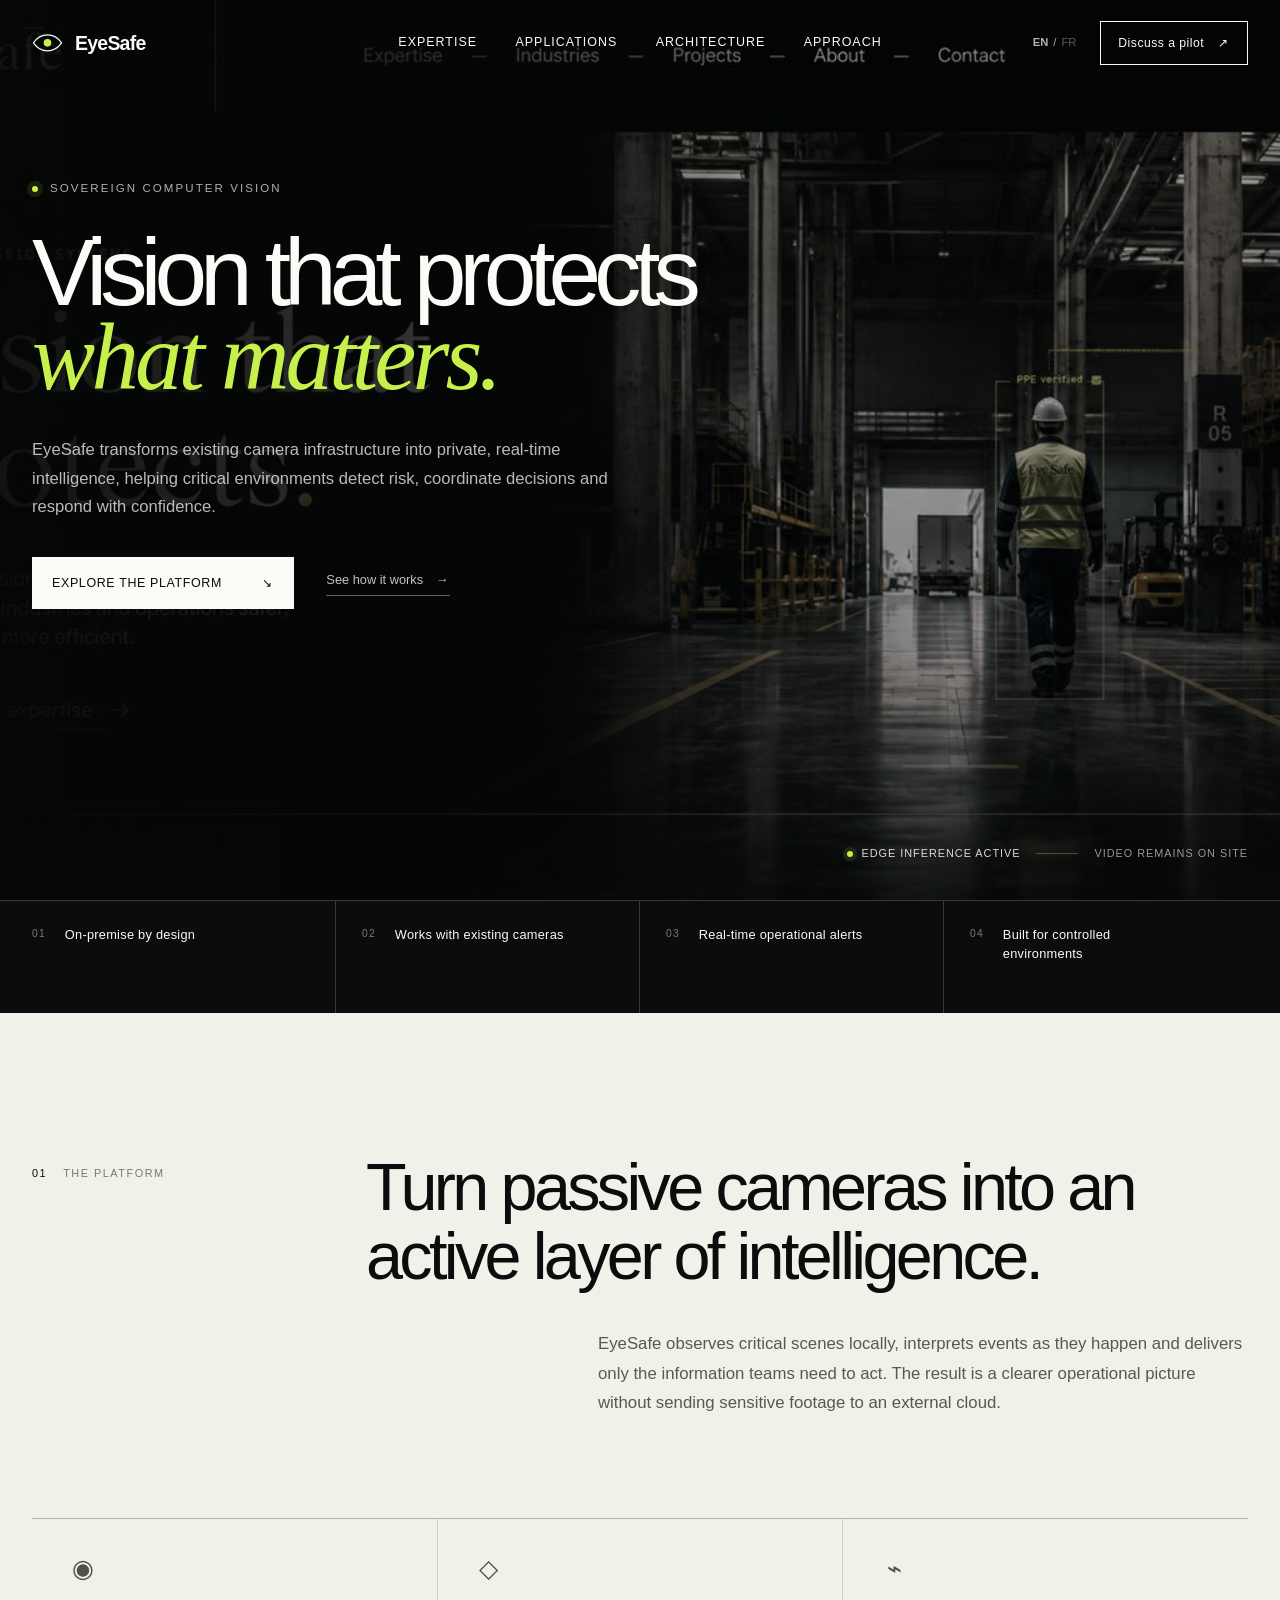
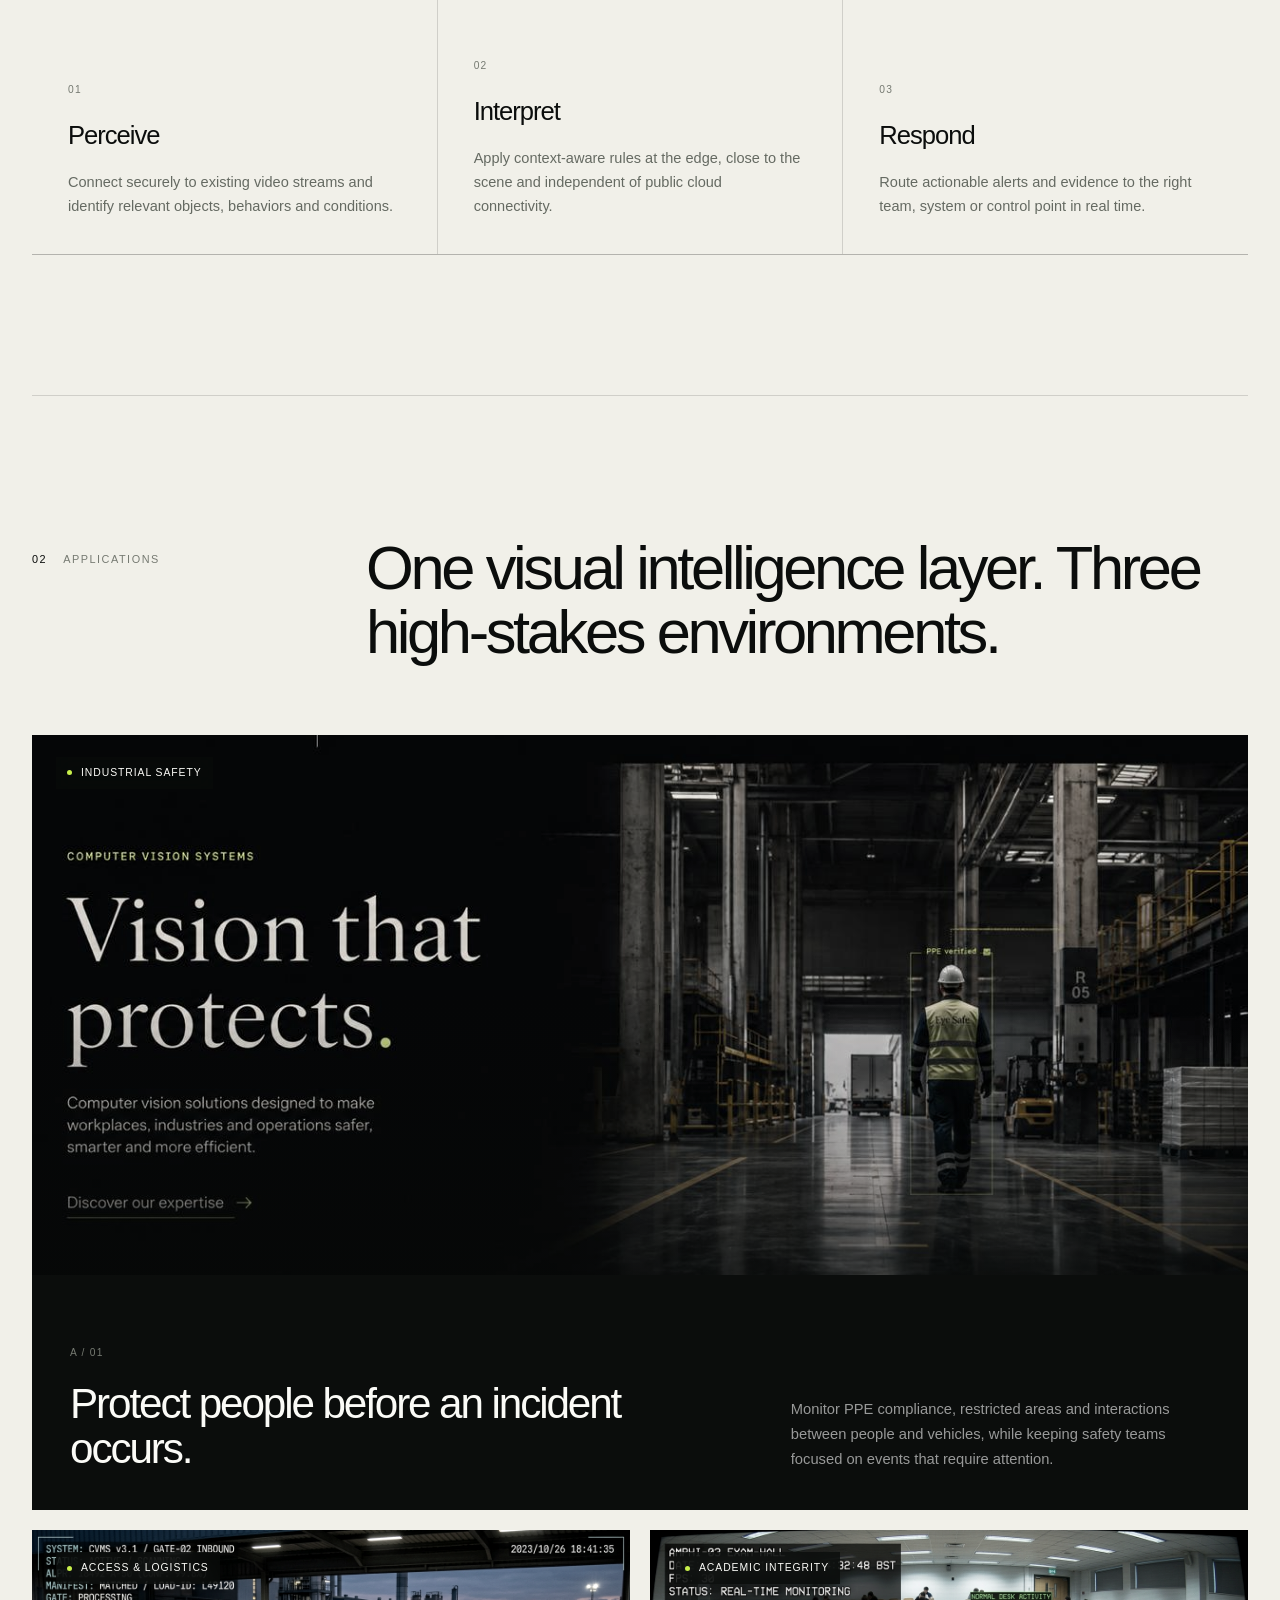
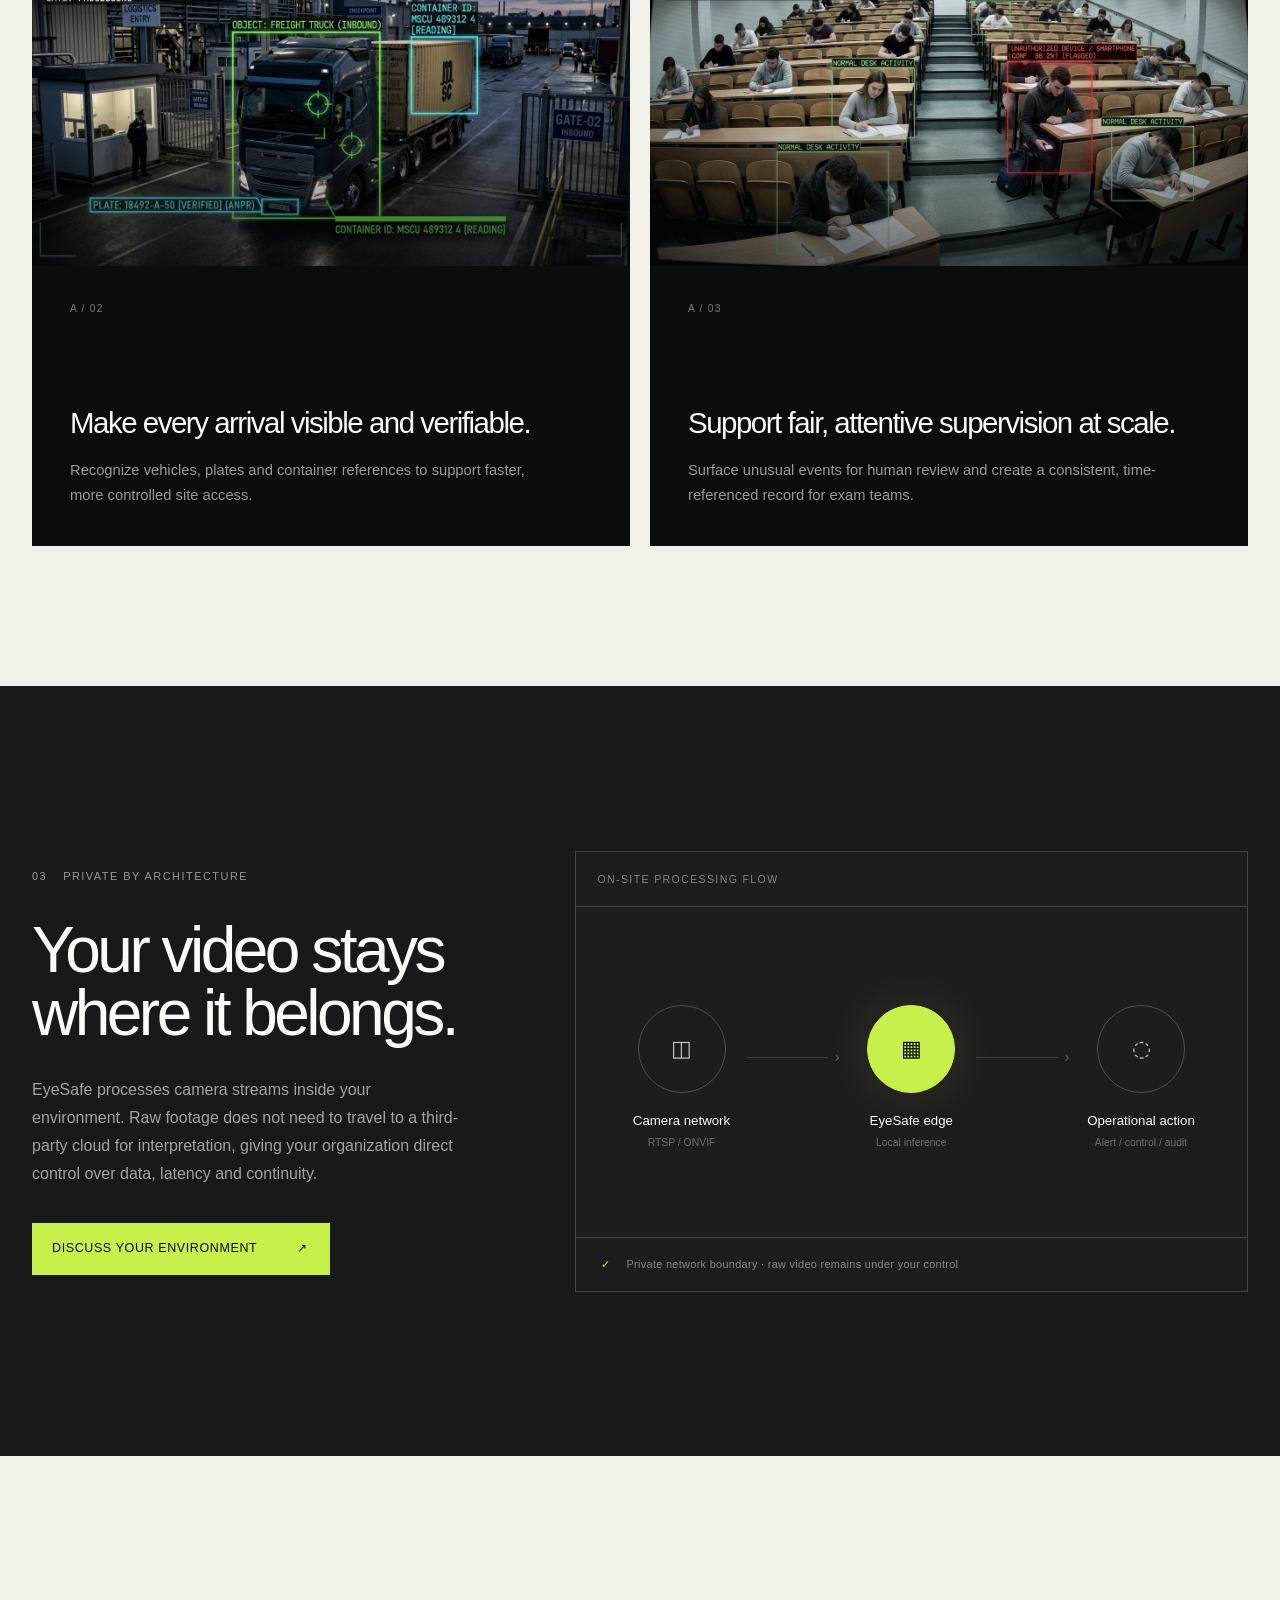
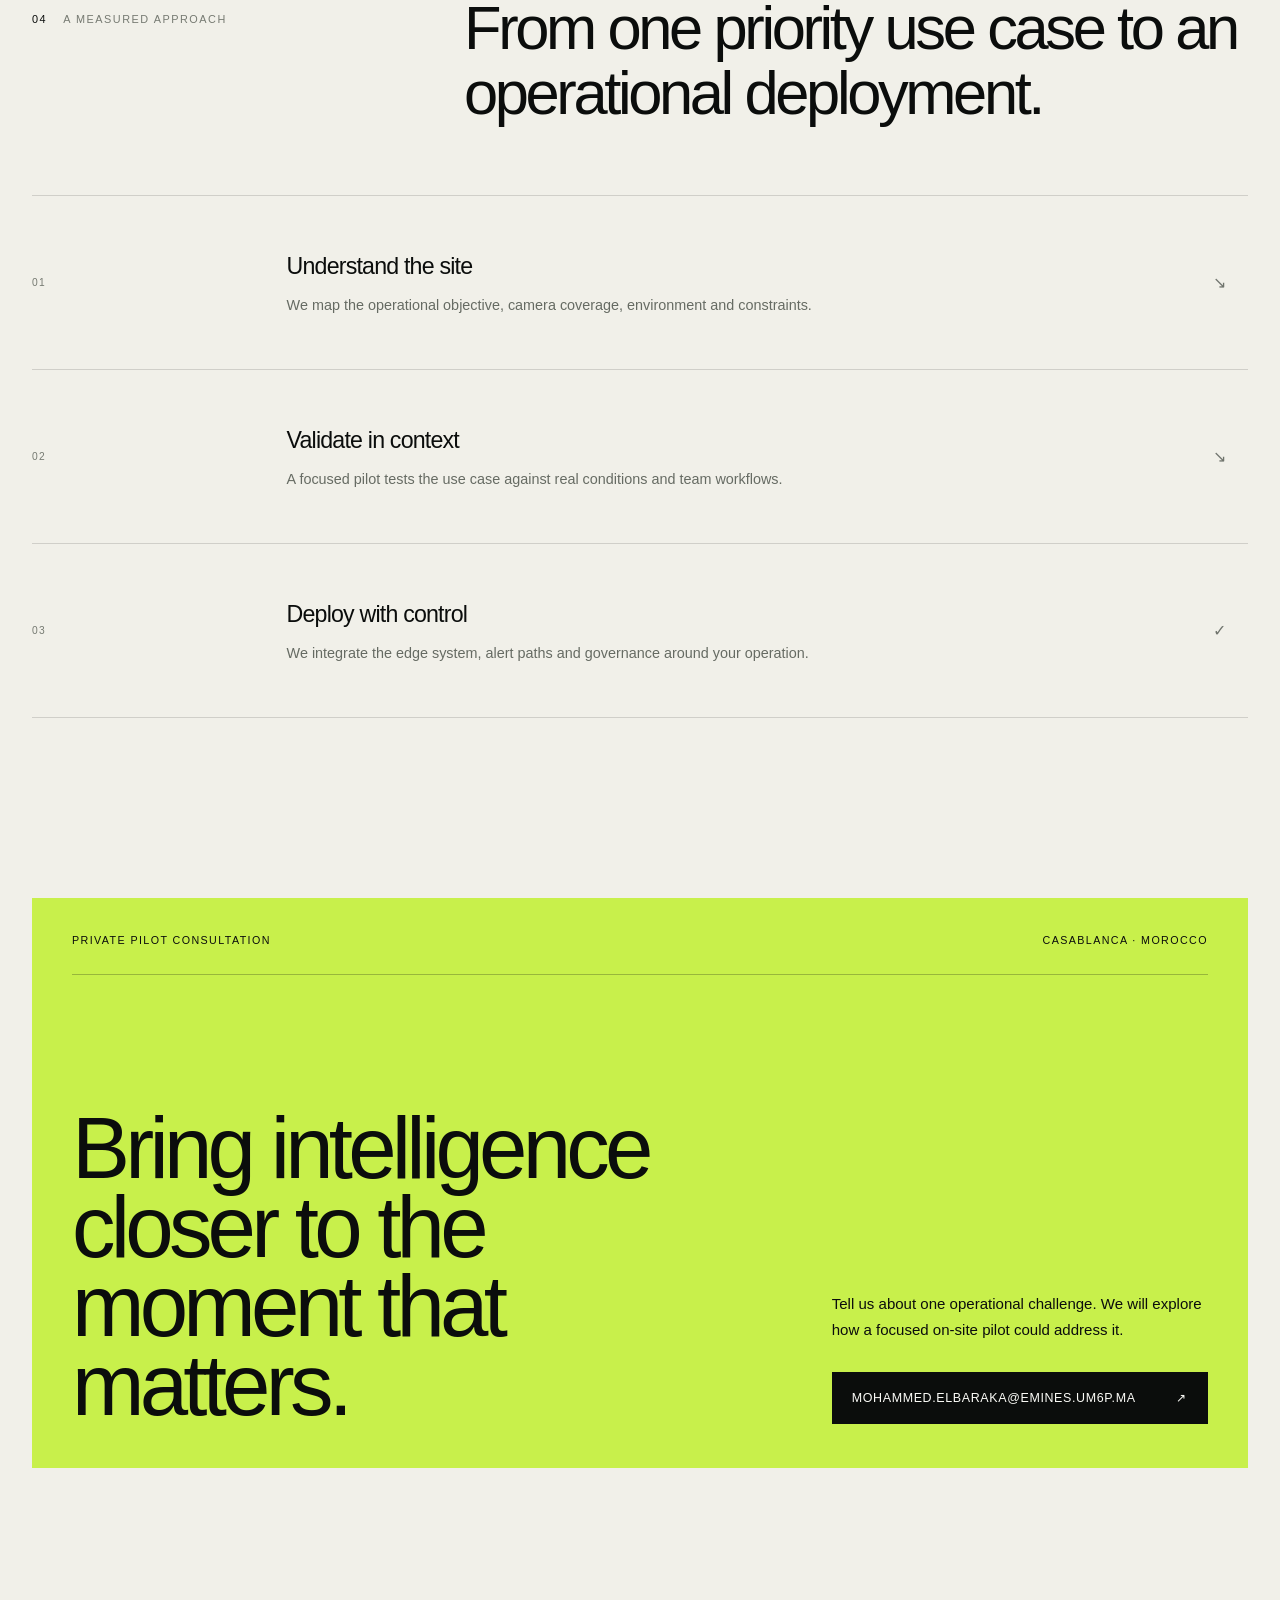
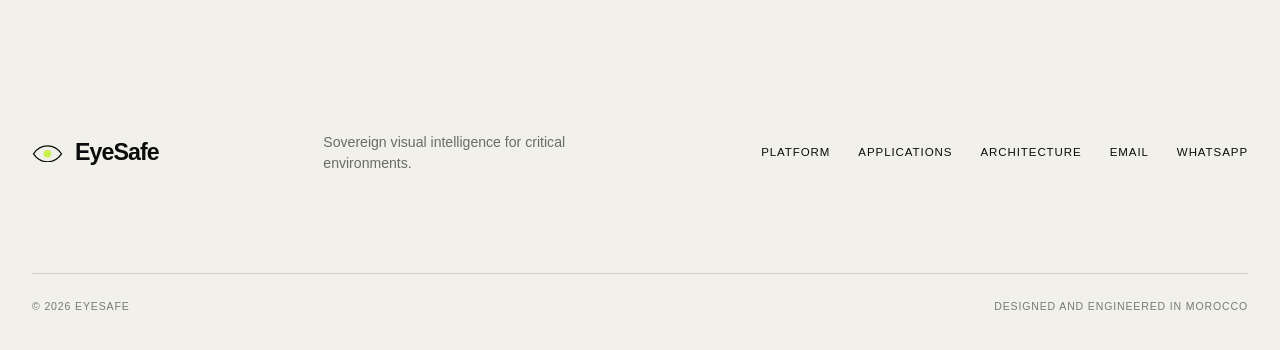
<file: docs/index.html>
<!DOCTYPE html>
<html lang="en" data-lang="en">
<head>
  <meta charset="UTF-8">
  <meta name="viewport" content="width=device-width, initial-scale=1.0">
  <meta name="theme-color" content="#0b0d0c">
  <title>EyeSafe - Sovereign Computer Vision</title>
  <meta name="description" content="EyeSafe turns existing camera infrastructure into private, real-time operational intelligence for industry, logistics and education.">
  <link rel="stylesheet" href="styles.css?v=3">
</head>
<body>
  <header class="site-header" id="header">
    <div class="nav-shell">
      <a class="brand" href="#top" aria-label="EyeSafe home">
        <svg class="brand-mark" viewBox="0 0 42 24" aria-hidden="true"><path d="M2 12C6.8 4.8 13 1.2 21 1.2S35.2 4.8 40 12c-4.8 7.2-11 10.8-19 10.8S6.8 19.2 2 12Z"/><circle cx="21" cy="12" r="5.2"/></svg>
        <span>EyeSafe</span>
      </a>
      <nav class="desktop-nav" aria-label="Primary navigation">
        <a href="#expertise" data-en="Expertise" data-fr="Expertise">Expertise</a>
        <a href="#applications" data-en="Applications" data-fr="Applications">Applications</a>
        <a href="#architecture" data-en="Architecture" data-fr="Architecture">Architecture</a>
        <a href="#approach" data-en="Approach" data-fr="Approche">Approach</a>
      </nav>
      <div class="nav-actions">
        <div class="language-switch" aria-label="Language selector">
          <button class="lang-option active" data-lang-option="en" aria-label="Switch to English">EN</button><span>/</span><button class="lang-option" data-lang-option="fr" aria-label="Passer en français">FR</button>
        </div>
        <a class="nav-cta" href="#contact"><span data-en="Discuss a pilot" data-fr="Discuter d'un pilote">Discuss a pilot</span><i data-lucide="arrow-up-right"></i></a>
        <button class="menu-toggle" id="menuToggle" aria-label="Open navigation" aria-expanded="false"><span></span><span></span></button>
      </div>
    </div>
    <div class="mobile-menu" id="mobileMenu">
      <a href="#expertise" data-en="Expertise" data-fr="Expertise">Expertise</a>
      <a href="#applications" data-en="Applications" data-fr="Applications">Applications</a>
      <a href="#architecture" data-en="Architecture" data-fr="Architecture">Architecture</a>
      <a href="#approach" data-en="Approach" data-fr="Approche">Approach</a>
      <a href="#contact" data-en="Discuss a pilot" data-fr="Discuter d'un pilote">Discuss a pilot</a>
    </div>
  </header>

  <main id="top">
    <section class="hero">
      <div class="hero-media" aria-hidden="true">
        <video autoplay muted loop playsinline poster="assets/hero-bg.jpeg"><source src="assets/demo-video-2.mp4" type="video/mp4"></video>
        <div class="hero-scrim"></div>
      </div>
      <div class="hero-content reveal">
        <p class="eyebrow"><span class="eyebrow-dot"></span><span data-en="Sovereign computer vision" data-fr="Vision par ordinateur souveraine">Sovereign computer vision</span></p>
        <h1><span data-en="Vision that protects" data-fr="Une vision qui protège">Vision that protects</span><br><em data-en="what matters." data-fr="ce qui compte.">what matters.</em></h1>
        <p class="hero-copy" data-en="EyeSafe transforms existing camera infrastructure into private, real-time intelligence, helping critical environments detect risk, coordinate decisions and respond with confidence." data-fr="EyeSafe transforme les infrastructures de caméras existantes en intelligence privée et temps réel, afin d'aider les environnements critiques à détecter les risques, coordonner les décisions et agir avec confiance.">EyeSafe transforms existing camera infrastructure into private, real-time intelligence, helping critical environments detect risk, coordinate decisions and respond with confidence.</p>
        <div class="hero-actions">
          <a class="button button-light" href="#applications"><span data-en="Explore the platform" data-fr="Explorer la plateforme">Explore the platform</span><i data-lucide="arrow-down-right"></i></a>
          <a class="text-link" href="#architecture"><span data-en="See how it works" data-fr="Découvrir le fonctionnement">See how it works</span><i data-lucide="arrow-right"></i></a>
        </div>
      </div>
      <div class="hero-status reveal" aria-label="Live system status">
        <div><span class="status-light"></span><span data-en="Edge inference active" data-fr="Inférence Edge active">Edge inference active</span></div>
        <div class="status-rule"></div>
        <span data-en="Video remains on site" data-fr="La vidéo reste sur site">Video remains on site</span>
      </div>
    </section>

    <section class="assurance-strip" aria-label="Platform assurances">
      <div class="assurance-inner">
        <div><span class="assurance-index">01</span><p data-en="On-premise by design" data-fr="Conçu pour le déploiement local">On-premise by design</p></div>
        <div><span class="assurance-index">02</span><p data-en="Works with existing cameras" data-fr="Compatible avec vos caméras">Works with existing cameras</p></div>
        <div><span class="assurance-index">03</span><p data-en="Real-time operational alerts" data-fr="Alertes opérationnelles en temps réel">Real-time operational alerts</p></div>
        <div><span class="assurance-index">04</span><p data-en="Built for controlled environments" data-fr="Pensé pour les environnements contrôlés">Built for controlled environments</p></div>
      </div>
    </section>

    <section class="intro section" id="expertise">
      <div class="section-grid">
        <div class="section-kicker reveal"><span>01</span><p data-en="The platform" data-fr="La plateforme">The platform</p></div>
        <div class="intro-copy reveal">
          <h2 data-en="Turn passive cameras into an active layer of intelligence." data-fr="Transformez vos caméras passives en une couche d'intelligence active.">Turn passive cameras into an active layer of intelligence.</h2>
          <p data-en="EyeSafe observes critical scenes locally, interprets events as they happen and delivers only the information teams need to act. The result is a clearer operational picture without sending sensitive footage to an external cloud." data-fr="EyeSafe observe localement les scènes critiques, interprète les événements en temps réel et transmet uniquement les informations utiles à l'action. Vos équipes gagnent en visibilité sans envoyer de séquences sensibles vers un cloud externe.">EyeSafe observes critical scenes locally, interprets events as they happen and delivers only the information teams need to act. The result is a clearer operational picture without sending sensitive footage to an external cloud.</p>
        </div>
      </div>
      <div class="capability-grid">
        <article class="capability reveal"><i data-lucide="scan-eye"></i><div><span class="capability-number">01</span><h3 data-en="Perceive" data-fr="Percevoir">Perceive</h3><p data-en="Connect securely to existing video streams and identify relevant objects, behaviors and conditions." data-fr="Connexion sécurisée aux flux vidéo existants pour identifier les objets, comportements et situations pertinents.">Connect securely to existing video streams and identify relevant objects, behaviors and conditions.</p></div></article>
        <article class="capability reveal"><i data-lucide="waypoints"></i><div><span class="capability-number">02</span><h3 data-en="Interpret" data-fr="Interpréter">Interpret</h3><p data-en="Apply context-aware rules at the edge, close to the scene and independent of public cloud connectivity." data-fr="Appliquer des règles contextuelles à la périphérie, au plus près du terrain et sans dépendance au cloud public.">Apply context-aware rules at the edge, close to the scene and independent of public cloud connectivity.</p></div></article>
        <article class="capability reveal"><i data-lucide="radio-tower"></i><div><span class="capability-number">03</span><h3 data-en="Respond" data-fr="Réagir">Respond</h3><p data-en="Route actionable alerts and evidence to the right team, system or control point in real time." data-fr="Transmettre en temps réel les alertes et éléments utiles à la bonne équipe, au bon système ou au bon point de contrôle.">Route actionable alerts and evidence to the right team, system or control point in real time.</p></div></article>
      </div>
    </section>

    <section class="applications section" id="applications">
      <div class="section-heading reveal">
        <div class="section-kicker inline"><span>02</span><p data-en="Applications" data-fr="Applications">Applications</p></div>
        <h2 data-en="One visual intelligence layer. Three high-stakes environments." data-fr="Une seule couche d'intelligence visuelle. Trois environnements critiques.">One visual intelligence layer. Three high-stakes environments.</h2>
      </div>
      <div class="case-grid">
        <article class="case-card case-card-large reveal">
          <div class="case-media"><video autoplay muted loop playsinline poster="assets/hero-bg.jpeg"><source src="assets/demo-video-1.mp4" type="video/mp4"></video><div class="case-overlay"></div><span class="case-tag"><span></span><b data-en="Industrial safety" data-fr="Sécurité industrielle">Industrial safety</b></span></div>
          <div class="case-body"><div><span class="case-index">A / 01</span><h3 data-en="Protect people before an incident occurs." data-fr="Protéger les personnes avant qu'un incident ne survienne.">Protect people before an incident occurs.</h3></div><p data-en="Monitor PPE compliance, restricted areas and interactions between people and vehicles, while keeping safety teams focused on events that require attention." data-fr="Surveillez le port des EPI, les zones restreintes et les interactions entre personnes et véhicules, tout en concentrant les équipes HSE sur les événements qui exigent leur attention.">Monitor PPE compliance, restricted areas and interactions between people and vehicles, while keeping safety teams focused on events that require attention.</p></div>
        </article>
        <article class="case-card reveal">
          <div class="case-media"><img src="assets/gate-anpr-cctv.jpg" alt="Freight truck entering an industrial checkpoint with visual recognition overlays"><div class="case-overlay"></div><span class="case-tag"><span></span><b data-en="Access & logistics" data-fr="Accès & logistique">Access & logistics</b></span></div>
          <div class="case-body compact"><span class="case-index">A / 02</span><h3 data-en="Make every arrival visible and verifiable." data-fr="Rendre chaque arrivée visible et vérifiable.">Make every arrival visible and verifiable.</h3><p data-en="Recognize vehicles, plates and container references to support faster, more controlled site access." data-fr="Reconnaître les véhicules, plaques et références de conteneurs pour fluidifier et sécuriser l'accès au site.">Recognize vehicles, plates and container references to support faster, more controlled site access.</p></div>
        </article>
        <article class="case-card reveal">
          <div class="case-media"><img src="assets/exam-proctor-cctv.jpg" alt="Examination room monitored by visual intelligence software"><div class="case-overlay"></div><span class="case-tag"><span></span><b data-en="Academic integrity" data-fr="Intégrité académique">Academic integrity</b></span></div>
          <div class="case-body compact"><span class="case-index">A / 03</span><h3 data-en="Support fair, attentive supervision at scale." data-fr="Soutenir une supervision équitable et attentive à grande échelle.">Support fair, attentive supervision at scale.</h3><p data-en="Surface unusual events for human review and create a consistent, time-referenced record for exam teams." data-fr="Signaler les événements inhabituels pour examen humain et créer un historique cohérent et horodaté pour les équipes.">Surface unusual events for human review and create a consistent, time-referenced record for exam teams.</p></div>
        </article>
      </div>
    </section>

    <section class="architecture section" id="architecture">
      <div class="architecture-layout">
        <div class="architecture-copy reveal">
          <div class="section-kicker inline light"><span>03</span><p data-en="Private by architecture" data-fr="Privé par architecture">Private by architecture</p></div>
          <h2 data-en="Your video stays where it belongs." data-fr="Vos vidéos restent là où elles doivent être.">Your video stays where it belongs.</h2>
          <p data-en="EyeSafe processes camera streams inside your environment. Raw footage does not need to travel to a third-party cloud for interpretation, giving your organization direct control over data, latency and continuity." data-fr="EyeSafe traite les flux caméra au sein de votre environnement. Les séquences brutes n'ont pas besoin d'être envoyées vers un cloud tiers, ce qui vous donne un contrôle direct sur les données, la latence et la continuité.">EyeSafe processes camera streams inside your environment. Raw footage does not need to travel to a third-party cloud for interpretation, giving your organization direct control over data, latency and continuity.</p>
          <a class="button button-accent" href="#contact"><span data-en="Discuss your environment" data-fr="Échanger sur votre environnement">Discuss your environment</span><i data-lucide="arrow-up-right"></i></a>
        </div>
        <div class="architecture-diagram reveal" aria-label="EyeSafe on-premise data flow">
          <div class="diagram-label" data-en="On-site processing flow" data-fr="Flux de traitement sur site">On-site processing flow</div>
          <div class="diagram-stage">
            <div class="diagram-node"><div class="node-icon"><i data-lucide="cctv"></i></div><span data-en="Camera network" data-fr="Réseau de caméras">Camera network</span><small>RTSP / ONVIF</small></div>
            <div class="diagram-connector"><span></span><i data-lucide="chevron-right"></i></div>
            <div class="diagram-node active"><div class="node-icon"><i data-lucide="cpu"></i></div><span data-en="EyeSafe edge" data-fr="Edge EyeSafe">EyeSafe edge</span><small data-en="Local inference" data-fr="Inférence locale">Local inference</small></div>
            <div class="diagram-connector"><span></span><i data-lucide="chevron-right"></i></div>
            <div class="diagram-node"><div class="node-icon"><i data-lucide="bell-ring"></i></div><span data-en="Operational action" data-fr="Action opérationnelle">Operational action</span><small data-en="Alert / control / audit" data-fr="Alerte / contrôle / audit">Alert / control / audit</small></div>
          </div>
          <div class="privacy-boundary"><i data-lucide="shield-check"></i><span data-en="Private network boundary · raw video remains under your control" data-fr="Périmètre réseau privé · la vidéo brute reste sous votre contrôle">Private network boundary · raw video remains under your control</span></div>
        </div>
      </div>
    </section>

    <section class="approach section" id="approach">
      <div class="section-heading narrow reveal">
        <div class="section-kicker inline"><span>04</span><p data-en="A measured approach" data-fr="Une approche maîtrisée">A measured approach</p></div>
        <h2 data-en="From one priority use case to an operational deployment." data-fr="D'un cas d'usage prioritaire à un déploiement opérationnel.">From one priority use case to an operational deployment.</h2>
      </div>
      <div class="process-list">
        <article class="process-item reveal"><span class="process-number">01</span><div><h3 data-en="Understand the site" data-fr="Comprendre le site">Understand the site</h3><p data-en="We map the operational objective, camera coverage, environment and constraints." data-fr="Nous cartographions l'objectif opérationnel, la couverture caméra, l'environnement et les contraintes.">We map the operational objective, camera coverage, environment and constraints.</p></div><i data-lucide="move-down-right"></i></article>
        <article class="process-item reveal"><span class="process-number">02</span><div><h3 data-en="Validate in context" data-fr="Valider en contexte">Validate in context</h3><p data-en="A focused pilot tests the use case against real conditions and team workflows." data-fr="Un pilote ciblé teste le cas d'usage dans des conditions réelles et avec les processus de vos équipes.">A focused pilot tests the use case against real conditions and team workflows.</p></div><i data-lucide="move-down-right"></i></article>
        <article class="process-item reveal"><span class="process-number">03</span><div><h3 data-en="Deploy with control" data-fr="Déployer avec maîtrise">Deploy with control</h3><p data-en="We integrate the edge system, alert paths and governance around your operation." data-fr="Nous intégrons le système Edge, les circuits d'alerte et la gouvernance autour de vos opérations.">We integrate the edge system, alert paths and governance around your operation.</p></div><i data-lucide="check"></i></article>
      </div>
    </section>

    <section class="contact section" id="contact">
      <div class="contact-panel reveal">
        <div class="contact-topline"><span data-en="Private pilot consultation" data-fr="Consultation pilote confidentielle">Private pilot consultation</span><span>Casablanca · Morocco</span></div>
        <div class="contact-content">
          <h2 data-en="Bring intelligence closer to the moment that matters." data-fr="Rapprochez l'intelligence du moment qui compte.">Bring intelligence closer to the moment that matters.</h2>
          <div class="contact-action"><p data-en="Tell us about one operational challenge. We will explore how a focused on-site pilot could address it." data-fr="Présentez-nous un défi opérationnel. Nous étudierons comment un pilote ciblé sur site peut y répondre.">Tell us about one operational challenge. We will explore how a focused on-site pilot could address it.</p><a class="button button-dark" href="mailto:mohammed.elbaraka@emines.um6p.ma?subject=EyeSafe%20pilot%20consultation"><span>mohammed.elbaraka@emines.um6p.ma</span><i data-lucide="arrow-up-right"></i></a></div>
        </div>
      </div>
    </section>
  </main>

  <footer class="site-footer">
    <div class="footer-main">
      <a class="brand footer-brand" href="#top" aria-label="EyeSafe home"><svg class="brand-mark" viewBox="0 0 42 24" aria-hidden="true"><path d="M2 12C6.8 4.8 13 1.2 21 1.2S35.2 4.8 40 12c-4.8 7.2-11 10.8-19 10.8S6.8 19.2 2 12Z"/><circle cx="21" cy="12" r="5.2"/></svg><span>EyeSafe</span></a>
      <p data-en="Sovereign visual intelligence for critical environments." data-fr="Intelligence visuelle souveraine pour les environnements critiques.">Sovereign visual intelligence for critical environments.</p>
      <div class="footer-links"><a href="#expertise" data-en="Platform" data-fr="Plateforme">Platform</a><a href="#applications" data-en="Applications" data-fr="Applications">Applications</a><a href="#architecture" data-en="Architecture" data-fr="Architecture">Architecture</a><a href="mailto:mohammed.elbaraka@emines.um6p.ma">Email</a><a href="https://wa.me/212666774426" target="_blank" rel="noopener">WhatsApp</a></div>
    </div>
    <div class="footer-bottom"><span>© <span id="year"></span> EyeSafe</span><span data-en="Designed and engineered in Morocco" data-fr="Conçu et développé au Maroc">Designed and engineered in Morocco</span></div>
  </footer>
  <script src="app.js?v=3"></script>
</body>
</html>
</file>
<file: docs/styles.css>
:root {
  --ink: #0b0d0c;
  --ink-soft: #171a18;
  --paper: #f1f0e9;
  --paper-soft: #e7e6dd;
  --white: #fbfbf7;
  --muted: #767a72;
  --line: rgba(11, 13, 12, 0.14);
  --line-light: rgba(255, 255, 255, 0.18);
  --acid: #c8f04b;
  --font-sans: "Helvetica Neue", Helvetica, Arial, sans-serif;
  --font-display: "Helvetica Neue", Helvetica, Arial, sans-serif;
  --font-serif: Georgia, "Times New Roman", serif;
  --page: min(1380px, calc(100vw - 64px));
  --ease: cubic-bezier(.2, .75, .25, 1);
}

*, *::before, *::after { box-sizing: border-box; }
html { scroll-behavior: smooth; scroll-padding-top: 92px; }
body { margin: 0; color: var(--ink); background: var(--paper); font-family: var(--font-sans); line-height: 1.55; -webkit-font-smoothing: antialiased; }
body.menu-open { overflow: hidden; }
a { color: inherit; text-decoration: none; }
button { color: inherit; font: inherit; }
img, video { display: block; width: 100%; }
p, h1, h2, h3 { margin: 0; }
svg { stroke-width: 1.6; }
i[data-lucide] { width: 1.15em; height: 1.15em; display: inline-grid; place-items: center; flex: 0 0 auto; font-style: normal; line-height: 1; }
i[data-lucide]::before { font-family: Arial, sans-serif; font-size: 1em; font-weight: 400; }
i[data-lucide="arrow-up-right"]::before { content: "↗"; }
i[data-lucide="arrow-down-right"]::before, i[data-lucide="move-down-right"]::before { content: "↘"; }
i[data-lucide="arrow-right"]::before { content: "→"; }
i[data-lucide="chevron-right"]::before { content: "›"; }
i[data-lucide="check"]::before, i[data-lucide="shield-check"]::before { content: "✓"; }
i[data-lucide="scan-eye"]::before { content: "◉"; }
i[data-lucide="waypoints"]::before { content: "◇"; }
i[data-lucide="radio-tower"]::before { content: "⌁"; }
i[data-lucide="cctv"]::before { content: "◫"; }
i[data-lucide="cpu"]::before { content: "▦"; }
i[data-lucide="bell-ring"]::before { content: "◌"; }

.site-header { position: fixed; inset: 0 0 auto; z-index: 100; color: var(--white); transition: background .35s ease, color .35s ease, border-color .35s ease; border-bottom: 1px solid transparent; }
.site-header.scrolled { color: var(--ink); background: rgba(241, 240, 233, .92); border-color: var(--line); backdrop-filter: blur(16px); }
.nav-shell { width: var(--page); height: 86px; margin: auto; display: grid; grid-template-columns: 1fr auto 1fr; align-items: center; }
.brand { display: inline-flex; align-items: center; gap: 12px; width: max-content; font-family: var(--font-display); font-size: 1.22rem; font-weight: 600; letter-spacing: -.04em; }
.brand-mark { width: 31px; height: auto; fill: none; stroke: currentColor; }
.brand-mark circle { fill: var(--acid); stroke: none; }
.desktop-nav { display: flex; align-items: center; gap: clamp(24px, 3vw, 46px); }
.desktop-nav a { position: relative; font-size: .78rem; letter-spacing: .08em; text-transform: uppercase; }
.desktop-nav a::after { content: ""; position: absolute; left: 0; right: 100%; bottom: -7px; height: 1px; background: currentColor; transition: right .3s var(--ease); }
.desktop-nav a:hover::after { right: 0; }
.nav-actions { display: flex; justify-content: flex-end; align-items: center; gap: 24px; }
.language-switch { display: flex; align-items: center; gap: 5px; font-size: .7rem; opacity: .7; }
.lang-option { padding: 0; border: 0; background: transparent; cursor: pointer; opacity: .5; }
.lang-option.active { opacity: 1; font-weight: 600; }
.nav-cta { display: inline-flex; align-items: center; gap: 12px; padding: 12px 17px; border: 1px solid currentColor; font-size: .76rem; letter-spacing: .04em; transition: background .25s ease, color .25s ease; }
.nav-cta svg { width: 15px; }
.nav-cta:hover { color: var(--ink); background: var(--acid); border-color: var(--acid); }
.site-header.scrolled .nav-cta:hover { color: var(--white); background: var(--ink); border-color: var(--ink); }
.menu-toggle { display: none; width: 34px; height: 34px; padding: 7px; border: 0; background: none; cursor: pointer; }
.menu-toggle span { display: block; width: 100%; height: 1px; background: currentColor; margin: 6px 0; transition: transform .25s ease; }
.menu-toggle.active span:first-child { transform: translateY(3.5px) rotate(45deg); }
.menu-toggle.active span:last-child { transform: translateY(-3.5px) rotate(-45deg); }
.mobile-menu { display: none; }

.hero { position: relative; min-height: 780px; height: 100svh; color: var(--white); overflow: hidden; background: var(--ink); }
.hero-media { position: absolute; inset: 0; }
.hero-media video { height: 100%; object-fit: cover; object-position: center 44%; filter: saturate(.67) contrast(1.08); }
.hero-scrim { position: absolute; inset: 0; background: linear-gradient(90deg, rgba(5,7,6,.94) 0%, rgba(5,7,6,.78) 34%, rgba(5,7,6,.28) 66%, rgba(5,7,6,.38) 100%), linear-gradient(0deg, rgba(5,7,6,.56), transparent 45%); }
.hero-content { position: relative; z-index: 2; width: var(--page); height: 100%; margin: auto; padding-top: max(160px, 20vh); }
.eyebrow { display: flex; align-items: center; gap: 12px; margin-bottom: 32px; color: rgba(255,255,255,.68); font-size: .72rem; letter-spacing: .18em; text-transform: uppercase; }
.eyebrow-dot { width: 6px; height: 6px; border-radius: 50%; background: var(--acid); box-shadow: 0 0 0 5px rgba(200,240,75,.1); }
.hero h1 { max-width: 790px; font-family: var(--font-display); font-size: clamp(4.4rem, 7.4vw, 8.6rem); line-height: .89; letter-spacing: -.075em; font-weight: 500; }
.hero h1 em { font-family: var(--font-serif); font-weight: 400; letter-spacing: -.04em; color: var(--acid); }
.hero-copy { max-width: 610px; margin-top: 37px; color: rgba(255,255,255,.72); font-size: clamp(1rem, 1.3vw, 1.18rem); line-height: 1.7; }
.hero-actions { display: flex; align-items: center; gap: 32px; margin-top: 36px; }
.button { min-height: 52px; padding: 0 20px; display: inline-flex; align-items: center; justify-content: space-between; gap: 38px; font-size: .78rem; letter-spacing: .05em; text-transform: uppercase; transition: transform .25s var(--ease), background .25s ease, color .25s ease; }
.button:hover { transform: translateY(-2px); }
.button svg { width: 17px; }
.button-light { color: var(--ink); background: var(--white); }
.button-light:hover { background: var(--acid); }
.text-link { display: inline-flex; align-items: center; gap: 12px; color: rgba(255,255,255,.76); font-size: .8rem; border-bottom: 1px solid rgba(255,255,255,.35); padding-bottom: 5px; }
.text-link svg { width: 15px; transition: transform .25s var(--ease); }
.text-link:hover svg { transform: translateX(4px); }
.hero-status { position: absolute; z-index: 2; right: max(32px, calc((100vw - 1380px) / 2)); bottom: 38px; display: flex; align-items: center; gap: 16px; color: rgba(255,255,255,.58); font-size: .68rem; letter-spacing: .09em; text-transform: uppercase; }
.hero-status > div:first-child { display: flex; align-items: center; gap: 9px; color: rgba(255,255,255,.83); }
.status-light { width: 6px; height: 6px; border-radius: 50%; background: var(--acid); box-shadow: 0 0 0 4px rgba(200,240,75,.11); animation: pulse 2s infinite; }
.status-rule { width: 42px; height: 1px; background: rgba(255,255,255,.24); }
@keyframes pulse { 50% { opacity: .45; } }

.assurance-strip { background: var(--ink); color: var(--white); border-top: 1px solid var(--line-light); }
.assurance-inner { width: var(--page); margin: auto; display: grid; grid-template-columns: repeat(4, 1fr); }
.assurance-inner > div { min-height: 112px; padding: 25px 26px 22px 0; display: flex; align-items: flex-start; gap: 19px; border-right: 1px solid var(--line-light); }
.assurance-inner > div:not(:first-child) { padding-left: 26px; }
.assurance-inner > div:last-child { border-right: 0; }
.assurance-index, .case-index, .capability-number, .process-number { color: var(--muted); font-size: .64rem; letter-spacing: .12em; }
.assurance-inner p { max-width: 190px; font-size: .8rem; line-height: 1.45; letter-spacing: .02em; }

.section { width: var(--page); margin: auto; padding: 140px 0; }
.section-grid { display: grid; grid-template-columns: 1fr 3fr; gap: 40px; }
.section-kicker { display: flex; align-items: flex-start; gap: 16px; padding-top: 12px; color: var(--muted); font-size: .68rem; text-transform: uppercase; letter-spacing: .14em; }
.section-kicker span { color: var(--ink); }
.section-kicker.inline { padding: 0; margin-bottom: 34px; }
.section-kicker.light, .section-kicker.light span { color: rgba(255,255,255,.55); }
.intro-copy h2, .section-heading h2, .architecture-copy h2, .contact-content h2 { font-family: var(--font-display); font-weight: 400; letter-spacing: -.055em; }
.intro-copy h2 { max-width: 980px; font-size: clamp(2.8rem, 5.2vw, 5.6rem); line-height: 1.04; }
.intro-copy > p { max-width: 650px; margin: 38px 0 0 auto; color: #555a53; font-size: 1.05rem; line-height: 1.75; }
.capability-grid { display: grid; grid-template-columns: repeat(3, 1fr); gap: 1px; margin-top: 100px; background: var(--line); border-top: 1px solid var(--line); border-bottom: 1px solid var(--line); }
.capability { min-height: 335px; padding: 36px; display: flex; flex-direction: column; justify-content: space-between; background: var(--paper); transition: background .35s ease; }
.capability:hover { background: var(--paper-soft); }
.capability > svg, .capability > i { width: 30px; height: 30px; color: #4d524b; font-size: 1.55rem; }
.capability-number { display: block; margin-bottom: 18px; }
.capability h3 { font-family: var(--font-display); font-size: 1.6rem; font-weight: 500; letter-spacing: -.04em; }
.capability p { max-width: 330px; margin-top: 14px; color: #656a62; font-size: .91rem; line-height: 1.65; }

.applications { border-top: 1px solid var(--line); }
.section-heading { display: grid; grid-template-columns: 1fr 3fr; gap: 40px; align-items: start; margin-bottom: 70px; }
.section-heading .section-kicker { margin: 15px 0 0; }
.section-heading h2 { max-width: 950px; font-size: clamp(2.6rem, 4.8vw, 5.1rem); line-height: 1.05; }
.case-grid { display: grid; grid-template-columns: 1fr 1fr; gap: 20px; }
.case-card { background: var(--ink); color: var(--white); overflow: hidden; }
.case-card-large { grid-column: 1 / -1; }
.case-media { position: relative; aspect-ratio: 16 / 9; overflow: hidden; }
.case-card-large .case-media { aspect-ratio: 2.25 / 1; }
.case-media img, .case-media video { width: 100%; height: 100%; object-fit: cover; filter: saturate(.62) contrast(1.06); transition: transform 1s var(--ease), filter .6s ease; }
.case-card:hover .case-media img, .case-card:hover .case-media video { transform: scale(1.025); filter: saturate(.85) contrast(1.02); }
.case-overlay { position: absolute; inset: 0; background: linear-gradient(0deg, rgba(7,9,8,.58), transparent 52%); }
.case-tag { position: absolute; left: 24px; top: 22px; display: inline-flex; align-items: center; gap: 9px; padding: 8px 11px; background: rgba(9,11,10,.76); backdrop-filter: blur(10px); font-size: .65rem; letter-spacing: .09em; text-transform: uppercase; }
.case-tag span { width: 5px; height: 5px; border-radius: 50%; background: var(--acid); }
.case-tag b { font-weight: 500; }
.case-body { min-height: 235px; padding: 35px 38px 38px; display: grid; grid-template-columns: 1.6fr 1fr; align-items: end; gap: 50px; }
.case-body h3 { max-width: 620px; margin-top: 17px; font-family: var(--font-display); font-size: clamp(1.8rem, 3.3vw, 3.6rem); font-weight: 400; line-height: 1.08; letter-spacing: -.05em; }
.case-body p { color: rgba(255,255,255,.58); font-size: .92rem; line-height: 1.7; }
.case-body.compact { min-height: 280px; display: flex; flex-direction: column; align-items: flex-start; gap: 0; }
.case-body.compact h3 { margin-top: auto; padding-top: 54px; font-size: clamp(1.6rem, 2.3vw, 2.6rem); }
.case-body.compact p { max-width: 470px; margin-top: 20px; }

.architecture { width: 100%; padding: 0; background: var(--ink-soft); color: var(--white); }
.architecture-layout { width: var(--page); min-height: 770px; margin: auto; padding: 130px 0; display: grid; grid-template-columns: .92fr 1.45fr; gap: clamp(70px, 9vw, 150px); align-items: center; }
.architecture-copy h2 { max-width: 520px; font-size: clamp(3rem, 5vw, 5.4rem); line-height: .98; }
.architecture-copy > p { max-width: 560px; margin: 31px 0 35px; color: rgba(255,255,255,.6); line-height: 1.75; }
.button-accent { background: var(--acid); color: var(--ink); }
.button-accent:hover { background: var(--white); }
.architecture-diagram { border: 1px solid var(--line-light); background: rgba(255,255,255,.018); }
.diagram-label { padding: 19px 22px; border-bottom: 1px solid var(--line-light); color: rgba(255,255,255,.46); font-size: .66rem; letter-spacing: .13em; text-transform: uppercase; }
.diagram-stage { min-height: 330px; padding: 56px 35px 44px; display: flex; align-items: center; }
.diagram-node { width: 142px; flex: 0 0 142px; text-align: center; }
.node-icon { width: 88px; height: 88px; margin: 0 auto 18px; display: grid; place-items: center; border: 1px solid rgba(255,255,255,.22); border-radius: 50%; }
.node-icon svg, .node-icon i { width: 27px; color: rgba(255,255,255,.72); font-size: 1.35rem; }
.diagram-node.active .node-icon { border-color: var(--acid); background: var(--acid); box-shadow: 0 0 50px rgba(200,240,75,.12); }
.diagram-node.active .node-icon svg, .diagram-node.active .node-icon i { color: var(--ink); }
.diagram-node > span { display: block; font-size: .83rem; }
.diagram-node small { display: block; margin-top: 4px; color: rgba(255,255,255,.36); font-size: .65rem; }
.diagram-connector { flex: 1; display: flex; align-items: center; margin: -42px -6px 0; color: rgba(255,255,255,.28); }
.diagram-connector span { width: 100%; height: 1px; background: rgba(255,255,255,.17); }
.diagram-connector svg { width: 14px; margin-left: -5px; }
.privacy-boundary { padding: 18px 22px; display: flex; align-items: center; gap: 12px; border-top: 1px solid var(--line-light); color: rgba(255,255,255,.48); font-size: .68rem; letter-spacing: .03em; }
.privacy-boundary svg, .privacy-boundary i { width: 17px; color: var(--acid); }

.section-heading.narrow { grid-template-columns: 1fr 2fr; }
.section-heading.narrow h2 { max-width: 850px; }
.process-list { border-top: 1px solid var(--line); }
.process-item { display: grid; grid-template-columns: 1fr 4fr auto; gap: 32px; align-items: center; min-height: 174px; padding: 30px 18px 30px 0; border-bottom: 1px solid var(--line); transition: padding .3s var(--ease), background .3s ease; }
.process-item:hover { padding-left: 18px; background: var(--paper-soft); }
.process-item h3 { font-family: var(--font-display); font-size: 1.45rem; font-weight: 500; letter-spacing: -.035em; }
.process-item p { margin-top: 9px; color: #666b63; font-size: .9rem; }
.process-item > svg, .process-item > i { width: 21px; color: #70746d; }

.contact { padding-top: 40px; }
.contact-panel { min-height: 570px; padding: 34px 40px 44px; display: flex; flex-direction: column; background: var(--acid); }
.contact-topline { display: flex; justify-content: space-between; padding-bottom: 25px; border-bottom: 1px solid rgba(11,13,12,.25); font-size: .67rem; letter-spacing: .13em; text-transform: uppercase; }
.contact-content { display: grid; grid-template-columns: 1.7fr .72fr; gap: 90px; align-items: end; margin-top: auto; }
.contact-content h2 { max-width: 940px; font-size: clamp(3.4rem, 6.8vw, 7.2rem); line-height: .91; }
.contact-action p { margin-bottom: 30px; font-size: .94rem; line-height: 1.7; }
.button-dark { color: var(--white); background: var(--ink); }
.button-dark:hover { background: var(--ink-soft); }

.site-footer { width: var(--page); margin: auto; padding: 25px 0 35px; }
.footer-main { min-height: 240px; display: grid; grid-template-columns: .8fr 1.2fr 1.7fr; align-items: center; gap: 50px; }
.footer-brand { font-size: 1.45rem; }
.footer-main > p { max-width: 320px; color: #686d65; font-size: .88rem; }
.footer-links { display: flex; justify-content: flex-end; flex-wrap: wrap; gap: 14px 28px; font-size: .72rem; letter-spacing: .08em; text-transform: uppercase; }
.footer-links a { border-bottom: 1px solid transparent; }
.footer-links a:hover { border-color: currentColor; }
.footer-bottom { padding-top: 24px; display: flex; justify-content: space-between; border-top: 1px solid var(--line); color: #777b74; font-size: .66rem; letter-spacing: .08em; text-transform: uppercase; }

.reveal { opacity: 1; transform: none; }
.reveal.is-visible { opacity: 1; transform: none; }
@media (prefers-reduced-motion: reduce) { html { scroll-behavior: auto; } .reveal { opacity: 1; transform: none; transition: none; } .status-light { animation: none; } }

@media (max-width: 1100px) {
  :root { --page: calc(100vw - 48px); }
  .desktop-nav { display: none; }
  .nav-shell { grid-template-columns: 1fr 1fr; }
  .menu-toggle { display: block; }
  .nav-cta { display: none; }
  .mobile-menu { position: fixed; inset: 86px 0 auto; padding: 30px 24px 40px; display: flex; flex-direction: column; gap: 2px; color: var(--ink); background: var(--paper); border-top: 1px solid var(--line); transform: translateY(-120%); opacity: 0; pointer-events: none; transition: transform .4s var(--ease), opacity .25s ease; }
  .mobile-menu.active { transform: none; opacity: 1; pointer-events: auto; }
  .mobile-menu a { padding: 16px 0; border-bottom: 1px solid var(--line); font-family: var(--font-display); font-size: 1.2rem; }
  .section-grid, .section-heading { grid-template-columns: .6fr 2.4fr; }
  .architecture-layout { grid-template-columns: 1fr; }
  .architecture-copy { max-width: 720px; }
  .contact-content { grid-template-columns: 1.45fr .7fr; gap: 50px; }
  .footer-main { grid-template-columns: 1fr 1fr; }
  .footer-links { grid-column: 1 / -1; justify-content: flex-start; }
}

@media (max-width: 760px) {
  :root { --page: calc(100vw - 32px); }
  .nav-shell { height: 72px; }
  .mobile-menu { top: 72px; }
  .hero { min-height: 720px; }
  .hero-scrim { background: linear-gradient(90deg, rgba(5,7,6,.92), rgba(5,7,6,.55)), linear-gradient(0deg, rgba(5,7,6,.78), transparent 55%); }
  .hero-content { padding-top: 152px; }
  .hero h1 { font-size: clamp(3.65rem, 18vw, 5.5rem); }
  .hero-copy { max-width: 94%; font-size: .96rem; }
  .hero-actions { align-items: flex-start; flex-direction: column; gap: 23px; }
  .hero-status { left: 16px; right: auto; bottom: 24px; }
  .hero-status > span:last-child, .status-rule { display: none; }
  .assurance-inner { grid-template-columns: 1fr 1fr; }
  .assurance-inner > div { min-height: 96px; padding: 20px 12px 20px 0; }
  .assurance-inner > div:not(:first-child) { padding-left: 14px; }
  .assurance-inner > div:nth-child(2) { border-right: 0; }
  .assurance-inner > div:nth-child(-n+2) { border-bottom: 1px solid var(--line-light); }
  .assurance-inner p { font-size: .7rem; }
  .section { padding: 95px 0; }
  .section-grid, .section-heading, .section-heading.narrow { grid-template-columns: 1fr; gap: 30px; }
  .section-kicker, .section-heading .section-kicker { margin: 0; }
  .intro-copy h2, .section-heading h2 { font-size: clamp(2.65rem, 12vw, 4rem); }
  .intro-copy > p { margin: 28px 0 0; }
  .capability-grid { grid-template-columns: 1fr; margin-top: 65px; }
  .capability { min-height: 260px; padding: 28px 24px; }
  .case-grid { grid-template-columns: 1fr; }
  .case-card-large { grid-column: auto; }
  .case-card-large .case-media, .case-media { aspect-ratio: 1.12 / 1; }
  .case-body, .case-body.compact { min-height: auto; padding: 28px 24px 32px; display: flex; flex-direction: column; align-items: flex-start; gap: 0; }
  .case-body h3, .case-body.compact h3 { margin-top: 35px; padding-top: 0; font-size: 2rem; }
  .case-body p, .case-body.compact p { margin-top: 20px; }
  .architecture-layout { min-height: auto; padding: 95px 0; gap: 70px; }
  .architecture-copy h2 { font-size: clamp(3rem, 14vw, 4.4rem); }
  .architecture-diagram { overflow: hidden; }
  .diagram-stage { min-height: 520px; padding: 40px 25px; flex-direction: column; }
  .diagram-connector { width: 1px; min-height: 46px; flex-direction: column; margin: 0; }
  .diagram-connector span { width: 1px; height: 100%; }
  .diagram-connector svg { transform: rotate(90deg); margin: -5px 0 0; }
  .node-icon { width: 72px; height: 72px; margin-bottom: 12px; }
  .process-item { grid-template-columns: 42px 1fr; gap: 14px; padding-right: 0; }
  .process-item > svg, .process-item > i { display: none; }
  .contact { padding-top: 20px; }
  .contact-panel { min-height: 570px; padding: 26px 22px 30px; }
  .contact-topline span:last-child { display: none; }
  .contact-content { grid-template-columns: 1fr; gap: 35px; }
  .contact-content h2 { font-size: clamp(3rem, 15vw, 5rem); }
  .contact-action .button { width: 100%; }
  .footer-main { padding: 55px 0; grid-template-columns: 1fr; gap: 26px; }
  .footer-links { grid-column: auto; justify-content: flex-start; }
  .footer-bottom { align-items: flex-start; flex-direction: column; gap: 9px; }
}
</file>
